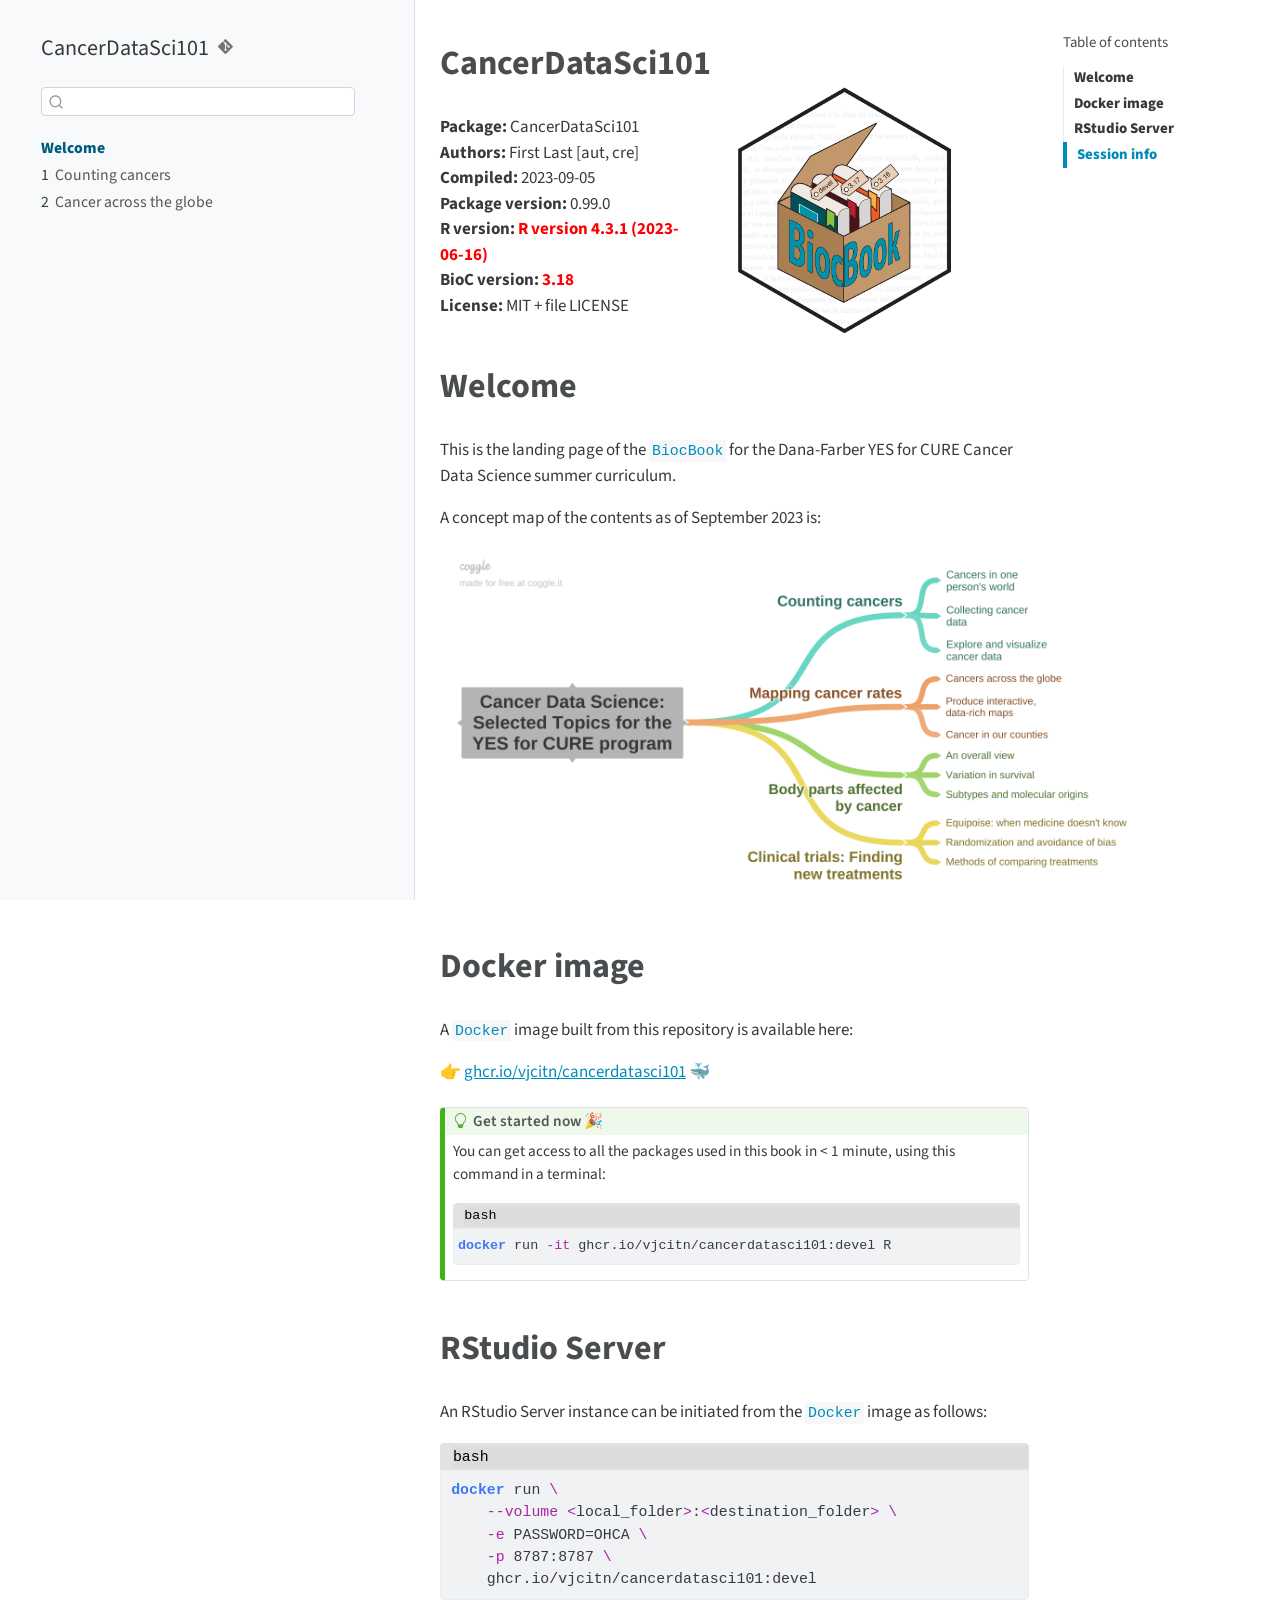
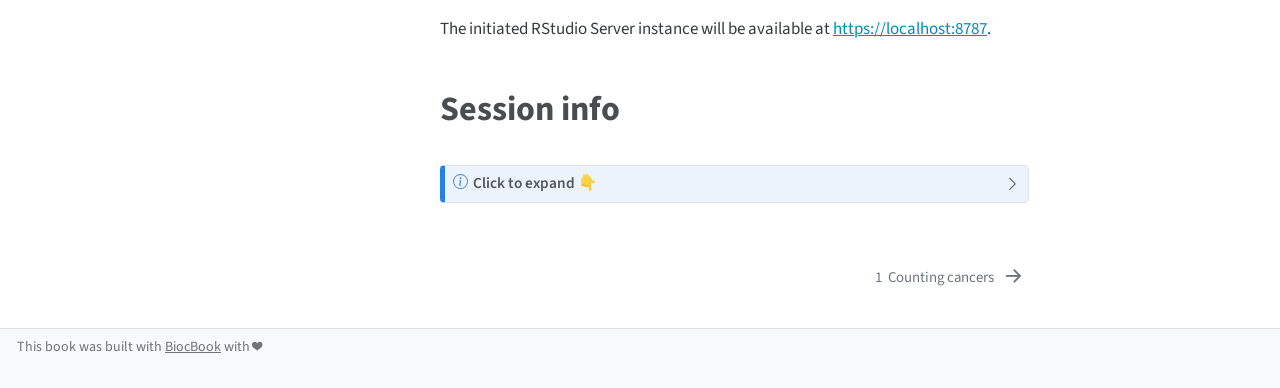
<file: docs/devel/index.html>
<!DOCTYPE html>
<html xmlns="http://www.w3.org/1999/xhtml" lang="en" xml:lang="en"><head>
<meta http-equiv="Content-Type" content="text/html; charset=UTF-8">
<meta charset="utf-8">
<meta name="generator" content="quarto-1.3.450">
<meta name="viewport" content="width=device-width, initial-scale=1.0, user-scalable=yes">
<title>CancerDataSci101</title>
<style>
code{white-space: pre-wrap;}
span.smallcaps{font-variant: small-caps;}
div.columns{display: flex; gap: min(4vw, 1.5em);}
div.column{flex: auto; overflow-x: auto;}
div.hanging-indent{margin-left: 1.5em; text-indent: -1.5em;}
ul.task-list{list-style: none;}
ul.task-list li input[type="checkbox"] {
  width: 0.8em;
  margin: 0 0.8em 0.2em -1em; /* quarto-specific, see https://github.com/quarto-dev/quarto-cli/issues/4556 */ 
  vertical-align: middle;
}
/* CSS for syntax highlighting */
pre > code.sourceCode { white-space: pre; position: relative; }
pre > code.sourceCode > span { display: inline-block; line-height: 1.25; }
pre > code.sourceCode > span:empty { height: 1.2em; }
.sourceCode { overflow: visible; }
code.sourceCode > span { color: inherit; text-decoration: inherit; }
div.sourceCode { margin: 1em 0; }
pre.sourceCode { margin: 0; }
@media screen {
div.sourceCode { overflow: auto; }
}
@media print {
pre > code.sourceCode { white-space: pre-wrap; }
pre > code.sourceCode > span { text-indent: -5em; padding-left: 5em; }
}
pre.numberSource code
  { counter-reset: source-line 0; }
pre.numberSource code > span
  { position: relative; left: -4em; counter-increment: source-line; }
pre.numberSource code > span > a:first-child::before
  { content: counter(source-line);
    position: relative; left: -1em; text-align: right; vertical-align: baseline;
    border: none; display: inline-block;
    -webkit-touch-callout: none; -webkit-user-select: none;
    -khtml-user-select: none; -moz-user-select: none;
    -ms-user-select: none; user-select: none;
    padding: 0 4px; width: 4em;
  }
pre.numberSource { margin-left: 3em;  padding-left: 4px; }
div.sourceCode
  {   }
@media screen {
pre > code.sourceCode > span > a:first-child::before { text-decoration: underline; }
}
</style>

<script src="site_libs/quarto-nav/quarto-nav.js"></script>
<script src="site_libs/quarto-nav/headroom.min.js"></script>
<script src="site_libs/clipboard/clipboard.min.js"></script>
<script src="site_libs/quarto-search/autocomplete.umd.js"></script>
<script src="site_libs/quarto-search/fuse.min.js"></script>
<script src="site_libs/quarto-search/quarto-search.js"></script>
<meta name="quarto:offset" content="./">
<link href="./pages/ch1.html" rel="next">
<link href="./assets/favicon.png" rel="icon" type="image/png">
<script src="site_libs/quarto-html/quarto.js"></script>
<script src="site_libs/quarto-html/popper.min.js"></script>
<script src="site_libs/quarto-html/tippy.umd.min.js"></script>
<script src="site_libs/quarto-html/anchor.min.js"></script>
<link href="site_libs/quarto-html/tippy.css" rel="stylesheet">
<link href="site_libs/quarto-html/quarto-syntax-highlighting.css" rel="stylesheet" id="quarto-text-highlighting-styles">
<script src="site_libs/bootstrap/bootstrap.min.js"></script>
<link href="site_libs/bootstrap/bootstrap-icons.css" rel="stylesheet">
<link href="site_libs/bootstrap/bootstrap.min.css" rel="stylesheet" id="quarto-bootstrap" data-mode="light"><script id="quarto-search-options" type="application/json">{
  "location": "sidebar",
  "copy-button": false,
  "collapse-after": 3,
  "panel-placement": "start",
  "type": "textbox",
  "limit": 20,
  "language": {
    "search-no-results-text": "No results",
    "search-matching-documents-text": "matching documents",
    "search-copy-link-title": "Copy link to search",
    "search-hide-matches-text": "Hide additional matches",
    "search-more-match-text": "more match in this document",
    "search-more-matches-text": "more matches in this document",
    "search-clear-button-title": "Clear",
    "search-detached-cancel-button-title": "Cancel",
    "search-submit-button-title": "Submit",
    "search-label": "Search"
  }
}</script>
</head>
<body class="nav-sidebar docked">

<div id="quarto-search-results"></div>
  <header id="quarto-header" class="headroom fixed-top"><nav class="quarto-secondary-nav"><div class="container-fluid d-flex">
      <button type="button" class="quarto-btn-toggle btn" data-bs-toggle="collapse" data-bs-target="#quarto-sidebar,#quarto-sidebar-glass" aria-controls="quarto-sidebar" aria-expanded="false" aria-label="Toggle sidebar navigation" onclick="if (window.quartoToggleHeadroom) { window.quartoToggleHeadroom(); }">
        <i class="bi bi-layout-text-sidebar-reverse"></i>
      </button>
      <nav class="quarto-page-breadcrumbs" aria-label="breadcrumb"><ol class="breadcrumb"><li class="breadcrumb-item"><a href="./index.html">Welcome</a></li></ol></nav>
      <a class="flex-grow-1" role="button" data-bs-toggle="collapse" data-bs-target="#quarto-sidebar,#quarto-sidebar-glass" aria-controls="quarto-sidebar" aria-expanded="false" aria-label="Toggle sidebar navigation" onclick="if (window.quartoToggleHeadroom) { window.quartoToggleHeadroom(); }">      
      </a>
      <button type="button" class="btn quarto-search-button" aria-label="" onclick="window.quartoOpenSearch();">
        <i class="bi bi-search"></i>
      </button>
    </div>
  </nav></header><!-- content --><div id="quarto-content" class="quarto-container page-columns page-rows-contents page-layout-article">
<!-- sidebar -->
  <nav id="quarto-sidebar" class="sidebar collapse collapse-horizontal sidebar-navigation docked overflow-auto"><div class="pt-lg-2 mt-2 text-left sidebar-header">
    <div class="sidebar-title mb-0 py-0">
      <a href="./">CancerDataSci101</a> 
        <div class="sidebar-tools-main">
    <div class="dropdown">
      <a href="" title="" id="quarto-navigation-tool-dropdown-0" class="quarto-navigation-tool dropdown-toggle px-1" data-bs-toggle="dropdown" aria-expanded="false" aria-label=""><i class="bi bi-git"></i></a>
      <ul class="dropdown-menu" aria-labelledby="quarto-navigation-tool-dropdown-0">
<li>
            <a class="dropdown-item sidebar-tools-main-item" href="https://github.com/vjcitn/CancerDataSci101/">
            Source Code
            </a>
          </li>
          <li>
            <a class="dropdown-item sidebar-tools-main-item" href="https://vjcitn.github.io/CancerDataSci101/devel/">
            Browse version `devel`
            </a>
          </li>
      </ul>
</div>
</div>
    </div>
      </div>
        <div class="mt-2 flex-shrink-0 align-items-center">
        <div class="sidebar-search">
        <div id="quarto-search" class="" title="Search"></div>
        </div>
        </div>
    <div class="sidebar-menu-container"> 
    <ul class="list-unstyled mt-1">
<li class="sidebar-item">
  <div class="sidebar-item-container"> 
  <a href="./index.html" class="sidebar-item-text sidebar-link active">
 <span class="menu-text">Welcome</span></a>
  </div>
</li>
        <li class="sidebar-item">
  <div class="sidebar-item-container"> 
  <a href="./pages/ch1.html" class="sidebar-item-text sidebar-link">
 <span class="menu-text"><span class="chapter-number">1</span>&nbsp; <span class="chapter-title">Counting cancers</span></span></a>
  </div>
</li>
        <li class="sidebar-item">
  <div class="sidebar-item-container"> 
  <a href="./pages/ch2.html" class="sidebar-item-text sidebar-link">
 <span class="menu-text"><span class="chapter-number">2</span>&nbsp; <span class="chapter-title">Cancer across the globe</span></span></a>
  </div>
</li>
    </ul>
</div>
</nav><div id="quarto-sidebar-glass" data-bs-toggle="collapse" data-bs-target="#quarto-sidebar,#quarto-sidebar-glass"></div>
<!-- margin-sidebar -->
    <div id="quarto-margin-sidebar" class="sidebar margin-sidebar">
        <nav id="TOC" role="doc-toc" class="toc-active"><h2 id="toc-title">Table of contents</h2>
   
  <ul>
<li><a href="#welcome" id="toc-welcome" class="nav-link active" data-scroll-target="#welcome">Welcome</a></li>
  <li><a href="#docker-image" id="toc-docker-image" class="nav-link" data-scroll-target="#docker-image">Docker image</a></li>
  <li><a href="#rstudio-server" id="toc-rstudio-server" class="nav-link" data-scroll-target="#rstudio-server">RStudio Server</a></li>
  <li><a href="#session-info" id="toc-session-info" class="nav-link" data-scroll-target="#session-info">Session info</a></li>
  </ul></nav>
    </div>
<!-- main -->
<main class="content" id="quarto-document-content"><header id="title-block-header" class="quarto-title-block default"><div class="quarto-title">
<h1 class="title">CancerDataSci101</h1>
</div>



<div class="quarto-title-meta">

    
  
    
  </div>
  

</header><p><img src="assets/cover.png" title="CancerDataSci101" class="quarto-cover-image img-fluid"></p>
<p><strong>Package:</strong> CancerDataSci101<br><strong>Authors:</strong> First Last [aut, cre]<br><strong>Compiled:</strong> 2023-09-05<br><strong>Package version:</strong> 0.99.0<br><strong>R version:</strong> <b style="color:red;">R version 4.3.1 (2023-06-16)</b><br><strong>BioC version:</strong> <b style="color:red;">3.18</b><br><strong>License:</strong> MIT + file LICENSE<br></p>
<section id="welcome" class="level1 unnumbered"><h1 class="unnumbered">Welcome</h1>
<p>This is the landing page of the <code>BiocBook</code> for the Dana-Farber YES for CURE Cancer Data Science summer curriculum.</p>
<p>A concept map of the contents as of September 2023 is:</p>
<p><img src="YESCDS_map.png" height="350px"></p>
</section><section id="docker-image" class="level1 unnumbered"><h1 class="unnumbered">Docker image</h1>
<p>A <code>Docker</code> image built from this repository is available here:</p>
<p>👉 <a href="https://ghcr.io/vjcitn/cancerdatasci101">ghcr.io/vjcitn/cancerdatasci101</a> 🐳</p>
<div class="callout callout-style-default callout-tip callout-titled">
<div class="callout-header d-flex align-content-center">
<div class="callout-icon-container">
<i class="callout-icon"></i>
</div>
<div class="callout-title-container flex-fill">
Get started now 🎉
</div>
</div>
<div class="callout-body-container callout-body">
<p>You can get access to all the packages used in this book in &lt; 1 minute, using this command in a terminal:</p>
<div class="cell" data-layout-align="center">
<div class="code-with-filename">
<div class="code-with-filename-file">
<pre><strong>bash</strong></pre>
</div>
<div class="sourceCode cell-code" id="cb1"><pre class="sourceCode sh code-with-copy"><code class="sourceCode bash"><span id="cb1-1"><a href="#cb1-1" aria-hidden="true" tabindex="-1"></a><span class="ex">docker</span> run <span class="at">-it</span> ghcr.io/vjcitn/cancerdatasci101:devel R</span></code><button title="Copy to Clipboard" class="code-copy-button"><i class="bi"></i></button></pre></div>
</div>
</div>
</div>
</div>
</section><section id="rstudio-server" class="level1 unnumbered"><h1 class="unnumbered">RStudio Server</h1>
<p>An RStudio Server instance can be initiated from the <code>Docker</code> image as follows:</p>
<div class="cell" data-layout-align="center">
<div class="code-with-filename">
<div class="code-with-filename-file">
<pre><strong>bash</strong></pre>
</div>
<div class="sourceCode cell-code" id="cb2"><pre class="sourceCode sh code-with-copy"><code class="sourceCode bash"><span id="cb2-1"><a href="#cb2-1" aria-hidden="true" tabindex="-1"></a><span class="ex">docker</span> run <span class="dt">\</span></span>
<span id="cb2-2"><a href="#cb2-2" aria-hidden="true" tabindex="-1"></a>    <span class="at">--volume</span> <span class="op">&lt;</span>local_folder<span class="op">&gt;</span>:<span class="op">&lt;</span>destination_folder<span class="op">&gt;</span> <span class="dt">\</span></span>
<span id="cb2-3"><a href="#cb2-3" aria-hidden="true" tabindex="-1"></a>    <span class="at">-e</span> PASSWORD=OHCA <span class="dt">\</span></span>
<span id="cb2-4"><a href="#cb2-4" aria-hidden="true" tabindex="-1"></a>    <span class="at">-p</span> 8787:8787 <span class="dt">\</span></span>
<span id="cb2-5"><a href="#cb2-5" aria-hidden="true" tabindex="-1"></a>    ghcr.io/vjcitn/cancerdatasci101:devel</span></code><button title="Copy to Clipboard" class="code-copy-button"><i class="bi"></i></button></pre></div>
</div>
</div>
<p>The initiated RStudio Server instance will be available at <a href="https://localhost:8787">https://localhost:8787</a>.</p>
<!-- 
# System dependencies and conda 

A pre-configured `micromamba` environment called `BiocBook` is available 
once the Docker image is loaded. It provides all the softwares listed in 
`requirements.yml`. 


::: {.cell layout-align="center" filename='bash'}

```{.sh .cell-code}
docker run -it ghcr.io/vjcitn/cancerdatasci101:devel bash
micromamba activate BiocBook
```
:::

-->
</section><section id="session-info" class="level1 unnumbered"><h1 class="unnumbered">Session info</h1>
<div class="callout callout-style-default callout-note callout-titled">
<div class="callout-header d-flex align-content-center" data-bs-toggle="collapse" data-bs-target=".callout-2-contents" aria-controls="callout-2" aria-expanded="false" aria-label="Toggle callout">
<div class="callout-icon-container">
<i class="callout-icon"></i>
</div>
<div class="callout-title-container flex-fill">
Click to expand 👇
</div>
<div class="callout-btn-toggle d-inline-block border-0 py-1 ps-1 pe-0 float-end"><i class="callout-toggle"></i></div>
</div>
<div id="callout-2" class="callout-2-contents callout-collapse collapse">
<div class="callout-body-container callout-body">
<div class="cell" data-layout-align="center">
<div class="sourceCode" id="cb3"><pre class="downlit sourceCode r code-with-copy"><code class="sourceCode R"><span><span class="fu">sessioninfo</span><span class="fu">::</span><span class="fu"><a href="https://r-lib.github.io/sessioninfo/reference/session_info.html">session_info</a></span><span class="op">(</span></span>
<span>    <span class="fu"><a href="https://rdrr.io/r/utils/installed.packages.html">installed.packages</a></span><span class="op">(</span><span class="op">)</span><span class="op">[</span>,<span class="st">"Package"</span><span class="op">]</span>, </span>
<span>    include_base <span class="op">=</span> <span class="cn">TRUE</span></span>
<span><span class="op">)</span></span>
<span><span class="co">##  ─ Session info ────────────────────────────────────────────────────────────</span></span>
<span><span class="co">##   setting  value</span></span>
<span><span class="co">##   version  R version 4.3.1 (2023-06-16)</span></span>
<span><span class="co">##   os       Ubuntu 22.04.3 LTS</span></span>
<span><span class="co">##   system   x86_64, linux-gnu</span></span>
<span><span class="co">##   ui       X11</span></span>
<span><span class="co">##   language (EN)</span></span>
<span><span class="co">##   collate  C</span></span>
<span><span class="co">##   ctype    en_US.UTF-8</span></span>
<span><span class="co">##   tz       Etc/UTC</span></span>
<span><span class="co">##   date     2023-09-05</span></span>
<span><span class="co">##   pandoc   3.1.1 @ /usr/local/bin/ (via rmarkdown)</span></span>
<span><span class="co">##  </span></span>
<span><span class="co">##  ─ Packages ────────────────────────────────────────────────────────────────</span></span>
<span><span class="co">##   package                * version   date (UTC) lib source</span></span>
<span><span class="co">##   abind                    1.4-5     2016-07-21 [2] CRAN (R 4.3.1)</span></span>
<span><span class="co">##   AnnotationDbi            1.63.2    2023-07-02 [2] Bioconductor</span></span>
<span><span class="co">##   AnnotationHub            3.9.2     2023-08-24 [2] Bioconductor</span></span>
<span><span class="co">##   askpass                  1.2.0     2023-09-03 [2] CRAN (R 4.3.1)</span></span>
<span><span class="co">##   available                1.1.0     2022-07-10 [2] CRAN (R 4.3.1)</span></span>
<span><span class="co">##   base                   * 4.3.1     2023-08-31 [3] local</span></span>
<span><span class="co">##   base64enc                0.1-3     2015-07-28 [2] CRAN (R 4.3.1)</span></span>
<span><span class="co">##   beeswarm                 0.4.0     2021-06-01 [2] CRAN (R 4.3.1)</span></span>
<span><span class="co">##   BH                       1.81.0-1  2023-01-22 [2] CRAN (R 4.3.1)</span></span>
<span><span class="co">##   Biobase                  2.61.0    2023-04-25 [2] Bioconductor</span></span>
<span><span class="co">##   BiocBaseUtils            1.3.2     2023-07-18 [2] Bioconductor</span></span>
<span><span class="co">##   BiocBook                 0.99.0    2023-09-05 [2] Github (js2264/BiocBook@15420ef)</span></span>
<span><span class="co">##   BiocCheck                1.37.12   2023-08-25 [2] Bioconductor</span></span>
<span><span class="co">##   BiocFileCache            2.9.1     2023-07-12 [2] Bioconductor</span></span>
<span><span class="co">##   BiocGenerics             0.47.0    2023-04-25 [2] Bioconductor</span></span>
<span><span class="co">##   BiocManager              1.30.22   2023-08-08 [2] CRAN (R 4.3.1)</span></span>
<span><span class="co">##   BiocStyle                2.29.1    2023-07-19 [2] Bioconductor</span></span>
<span><span class="co">##   BiocVersion              3.18.0    2023-04-25 [2] Bioconductor</span></span>
<span><span class="co">##   biocViews                1.69.2    2023-08-25 [2] Bioconductor</span></span>
<span><span class="co">##   Biostrings               2.69.2    2023-07-02 [2] Bioconductor</span></span>
<span><span class="co">##   bit                      4.0.5     2022-11-15 [2] CRAN (R 4.3.1)</span></span>
<span><span class="co">##   bit64                    4.0.5     2020-08-30 [2] CRAN (R 4.3.1)</span></span>
<span><span class="co">##   bitops                   1.0-7     2021-04-24 [2] CRAN (R 4.3.1)</span></span>
<span><span class="co">##   blob                     1.2.4     2023-03-17 [2] CRAN (R 4.3.1)</span></span>
<span><span class="co">##   bookdown                 0.35      2023-08-09 [2] CRAN (R 4.3.1)</span></span>
<span><span class="co">##   boot                     1.3-28.1  2022-11-22 [3] CRAN (R 4.3.1)</span></span>
<span><span class="co">##   brew                     1.0-8     2022-09-29 [2] CRAN (R 4.3.1)</span></span>
<span><span class="co">##   brio                     1.1.3     2021-11-30 [2] CRAN (R 4.3.1)</span></span>
<span><span class="co">##   bslib                    0.5.1     2023-08-11 [2] CRAN (R 4.3.1)</span></span>
<span><span class="co">##   cachem                   1.0.8     2023-05-01 [2] CRAN (R 4.3.1)</span></span>
<span><span class="co">##   callr                    3.7.3     2022-11-02 [2] CRAN (R 4.3.1)</span></span>
<span><span class="co">##   CancerDataSci101         0.99.0    2023-09-05 [1] Bioconductor</span></span>
<span><span class="co">##   class                    7.3-22    2023-05-03 [3] CRAN (R 4.3.1)</span></span>
<span><span class="co">##   classInt                 0.4-9     2023-02-28 [2] CRAN (R 4.3.1)</span></span>
<span><span class="co">##   cli                      3.6.1     2023-03-23 [2] CRAN (R 4.3.1)</span></span>
<span><span class="co">##   clipr                    0.8.0     2022-02-22 [2] CRAN (R 4.3.1)</span></span>
<span><span class="co">##   clisymbols               1.2.0     2017-05-21 [2] CRAN (R 4.3.1)</span></span>
<span><span class="co">##   cluster                  2.1.4     2022-08-22 [3] CRAN (R 4.3.1)</span></span>
<span><span class="co">##   codetools                0.2-19    2023-02-01 [3] CRAN (R 4.3.1)</span></span>
<span><span class="co">##   colorspace               2.1-0     2023-01-23 [2] CRAN (R 4.3.1)</span></span>
<span><span class="co">##   commonmark               1.9.0     2023-03-17 [2] CRAN (R 4.3.1)</span></span>
<span><span class="co">##   compiler                 4.3.1     2023-08-31 [3] local</span></span>
<span><span class="co">##   cpp11                    0.4.6     2023-08-10 [2] CRAN (R 4.3.1)</span></span>
<span><span class="co">##   crayon                   1.5.2     2022-09-29 [2] CRAN (R 4.3.1)</span></span>
<span><span class="co">##   credentials              1.3.2     2021-11-29 [2] CRAN (R 4.3.1)</span></span>
<span><span class="co">##   crosstalk                1.2.0     2021-11-04 [2] CRAN (R 4.3.1)</span></span>
<span><span class="co">##   curatedTCGAData          1.23.6    2023-07-04 [2] Bioconductor</span></span>
<span><span class="co">##   curl                     5.0.2     2023-08-14 [2] CRAN (R 4.3.1)</span></span>
<span><span class="co">##   data.table               1.14.8    2023-02-17 [2] CRAN (R 4.3.1)</span></span>
<span><span class="co">##   datasets               * 4.3.1     2023-08-31 [3] local</span></span>
<span><span class="co">##   DBI                      1.1.3     2022-06-18 [2] CRAN (R 4.3.1)</span></span>
<span><span class="co">##   dbplyr                   2.3.3     2023-07-07 [2] CRAN (R 4.3.1)</span></span>
<span><span class="co">##   DelayedArray             0.27.10   2023-07-28 [2] Bioconductor</span></span>
<span><span class="co">##   desc                     1.4.2     2022-09-08 [2] CRAN (R 4.3.1)</span></span>
<span><span class="co">##   devtools                 2.4.5     2022-10-11 [2] CRAN (R 4.3.1)</span></span>
<span><span class="co">##   diffobj                  0.3.5     2021-10-05 [2] CRAN (R 4.3.1)</span></span>
<span><span class="co">##   digest                   0.6.33    2023-07-07 [2] CRAN (R 4.3.1)</span></span>
<span><span class="co">##   docopt                   0.7.1     2020-06-24 [2] CRAN (R 4.3.1)</span></span>
<span><span class="co">##   downlit                  0.4.3     2023-06-29 [2] CRAN (R 4.3.1)</span></span>
<span><span class="co">##   dplyr                    1.1.3     2023-09-03 [2] CRAN (R 4.3.1)</span></span>
<span><span class="co">##   DT                       0.29      2023-08-29 [2] CRAN (R 4.3.1)</span></span>
<span><span class="co">##   e1071                    1.7-13    2023-02-01 [2] CRAN (R 4.3.1)</span></span>
<span><span class="co">##   ellipsis                 0.3.2     2021-04-29 [2] CRAN (R 4.3.1)</span></span>
<span><span class="co">##   evaluate                 0.21      2023-05-05 [2] CRAN (R 4.3.1)</span></span>
<span><span class="co">##   ExperimentHub            2.9.1     2023-07-12 [2] Bioconductor</span></span>
<span><span class="co">##   fansi                    1.0.4     2023-01-22 [2] CRAN (R 4.3.1)</span></span>
<span><span class="co">##   farver                   2.1.1     2022-07-06 [2] CRAN (R 4.3.1)</span></span>
<span><span class="co">##   fastmap                  1.1.1     2023-02-24 [2] CRAN (R 4.3.1)</span></span>
<span><span class="co">##   filelock                 1.0.2     2018-10-05 [2] CRAN (R 4.3.1)</span></span>
<span><span class="co">##   fontawesome              0.5.2     2023-08-19 [2] CRAN (R 4.3.1)</span></span>
<span><span class="co">##   forcats                  1.0.0     2023-01-29 [2] CRAN (R 4.3.1)</span></span>
<span><span class="co">##   foreign                  0.8-84    2022-12-06 [3] CRAN (R 4.3.1)</span></span>
<span><span class="co">##   fs                       1.6.3     2023-07-20 [2] CRAN (R 4.3.1)</span></span>
<span><span class="co">##   generics                 0.1.3     2022-07-05 [2] CRAN (R 4.3.1)</span></span>
<span><span class="co">##   GenomeInfoDb             1.37.3    2023-08-25 [2] Bioconductor</span></span>
<span><span class="co">##   GenomeInfoDbData         1.2.10    2023-09-02 [2] Bioconductor</span></span>
<span><span class="co">##   GenomicRanges            1.53.1    2023-05-04 [2] Bioconductor</span></span>
<span><span class="co">##   gert                     1.9.3     2023-08-07 [2] CRAN (R 4.3.1)</span></span>
<span><span class="co">##   ggbeeswarm               0.7.2     2023-04-29 [2] CRAN (R 4.3.1)</span></span>
<span><span class="co">##   ggplot2                  3.4.3     2023-08-14 [2] CRAN (R 4.3.1)</span></span>
<span><span class="co">##   gh                       1.4.0     2023-02-22 [2] CRAN (R 4.3.1)</span></span>
<span><span class="co">##   gitcreds                 0.1.2     2022-09-08 [2] CRAN (R 4.3.1)</span></span>
<span><span class="co">##   glue                     1.6.2     2022-02-24 [2] CRAN (R 4.3.1)</span></span>
<span><span class="co">##   graph                    1.79.0    2023-04-25 [2] Bioconductor</span></span>
<span><span class="co">##   graphics               * 4.3.1     2023-08-31 [3] local</span></span>
<span><span class="co">##   grDevices              * 4.3.1     2023-08-31 [3] local</span></span>
<span><span class="co">##   grid                     4.3.1     2023-08-31 [3] local</span></span>
<span><span class="co">##   gridExtra                2.3       2017-09-09 [2] CRAN (R 4.3.1)</span></span>
<span><span class="co">##   gtable                   0.3.4     2023-08-21 [2] CRAN (R 4.3.1)</span></span>
<span><span class="co">##   HDF5Array                1.29.3    2023-05-05 [2] Bioconductor</span></span>
<span><span class="co">##   highr                    0.10      2022-12-22 [2] CRAN (R 4.3.1)</span></span>
<span><span class="co">##   htmltools                0.5.6     2023-08-10 [2] CRAN (R 4.3.1)</span></span>
<span><span class="co">##   htmlwidgets              1.6.2     2023-03-17 [2] CRAN (R 4.3.1)</span></span>
<span><span class="co">##   httpuv                   1.6.11    2023-05-11 [2] CRAN (R 4.3.1)</span></span>
<span><span class="co">##   httr                     1.4.7     2023-08-15 [2] CRAN (R 4.3.1)</span></span>
<span><span class="co">##   httr2                    0.2.3     2023-05-08 [2] CRAN (R 4.3.1)</span></span>
<span><span class="co">##   ini                      0.3.1     2018-05-20 [2] CRAN (R 4.3.1)</span></span>
<span><span class="co">##   interactiveDisplayBase   1.39.0    2023-04-25 [2] Bioconductor</span></span>
<span><span class="co">##   IRanges                  2.35.2    2023-06-22 [2] Bioconductor</span></span>
<span><span class="co">##   isoband                  0.2.7     2022-12-20 [2] CRAN (R 4.3.1)</span></span>
<span><span class="co">##   janeaustenr              1.0.0     2022-08-26 [2] CRAN (R 4.3.1)</span></span>
<span><span class="co">##   jquerylib                0.1.4     2021-04-26 [2] CRAN (R 4.3.1)</span></span>
<span><span class="co">##   jsonlite                 1.8.7     2023-06-29 [2] CRAN (R 4.3.1)</span></span>
<span><span class="co">##   KEGGREST                 1.41.0    2023-04-25 [2] Bioconductor</span></span>
<span><span class="co">##   KernSmooth               2.23-22   2023-07-10 [2] CRAN (R 4.3.1)</span></span>
<span><span class="co">##   knitr                    1.43      2023-05-25 [2] CRAN (R 4.3.1)</span></span>
<span><span class="co">##   labeling                 0.4.3     2023-08-29 [2] CRAN (R 4.3.1)</span></span>
<span><span class="co">##   later                    1.3.1     2023-05-02 [2] CRAN (R 4.3.1)</span></span>
<span><span class="co">##   lattice                  0.21-8    2023-04-05 [3] CRAN (R 4.3.1)</span></span>
<span><span class="co">##   lazyeval                 0.2.2     2019-03-15 [2] CRAN (R 4.3.1)</span></span>
<span><span class="co">##   leaflet                  2.2.0     2023-08-31 [2] CRAN (R 4.3.1)</span></span>
<span><span class="co">##   leaflet.providers        1.13.0    2023-08-10 [2] CRAN (R 4.3.1)</span></span>
<span><span class="co">##   lifecycle                1.0.3     2022-10-07 [2] CRAN (R 4.3.1)</span></span>
<span><span class="co">##   littler                  0.3.18    2023-03-26 [2] CRAN (R 4.3.1)</span></span>
<span><span class="co">##   magrittr                 2.0.3     2022-03-30 [2] CRAN (R 4.3.1)</span></span>
<span><span class="co">##   MASS                     7.3-60    2023-05-04 [3] CRAN (R 4.3.1)</span></span>
<span><span class="co">##   Matrix                   1.6-1     2023-08-14 [2] CRAN (R 4.3.1)</span></span>
<span><span class="co">##   MatrixGenerics           1.13.1    2023-07-25 [2] Bioconductor</span></span>
<span><span class="co">##   matrixStats              1.0.0     2023-06-02 [2] CRAN (R 4.3.1)</span></span>
<span><span class="co">##   memoise                  2.0.1     2021-11-26 [2] CRAN (R 4.3.1)</span></span>
<span><span class="co">##   methods                * 4.3.1     2023-08-31 [3] local</span></span>
<span><span class="co">##   mgcv                     1.9-0     2023-07-11 [2] CRAN (R 4.3.1)</span></span>
<span><span class="co">##   mime                     0.12      2021-09-28 [2] CRAN (R 4.3.1)</span></span>
<span><span class="co">##   miniUI                   0.1.1.1   2018-05-18 [2] CRAN (R 4.3.1)</span></span>
<span><span class="co">##   MultiAssayExperiment     1.27.5    2023-08-25 [2] Bioconductor</span></span>
<span><span class="co">##   munsell                  0.5.0     2018-06-12 [2] CRAN (R 4.3.1)</span></span>
<span><span class="co">##   nlme                     3.1-163   2023-08-09 [2] CRAN (R 4.3.1)</span></span>
<span><span class="co">##   nnet                     7.3-19    2023-05-03 [3] CRAN (R 4.3.1)</span></span>
<span><span class="co">##   openssl                  2.1.0     2023-07-15 [2] CRAN (R 4.3.1)</span></span>
<span><span class="co">##   packrat                  0.9.1     2023-02-27 [2] CRAN (R 4.3.1)</span></span>
<span><span class="co">##   parallel                 4.3.1     2023-08-31 [3] local</span></span>
<span><span class="co">##   pillar                   1.9.0     2023-03-22 [2] CRAN (R 4.3.1)</span></span>
<span><span class="co">##   pkgbuild                 1.4.2     2023-06-26 [2] CRAN (R 4.3.1)</span></span>
<span><span class="co">##   pkgconfig                2.0.3     2019-09-22 [2] CRAN (R 4.3.1)</span></span>
<span><span class="co">##   pkgdown                  2.0.7     2022-12-14 [2] CRAN (R 4.3.1)</span></span>
<span><span class="co">##   pkgload                  1.3.2.1   2023-07-08 [2] CRAN (R 4.3.1)</span></span>
<span><span class="co">##   plogr                    0.2.0     2018-03-25 [2] CRAN (R 4.3.1)</span></span>
<span><span class="co">##   plotly                   4.10.2    2023-06-03 [2] CRAN (R 4.3.1)</span></span>
<span><span class="co">##   png                      0.1-8     2022-11-29 [2] CRAN (R 4.3.1)</span></span>
<span><span class="co">##   praise                   1.0.0     2015-08-11 [2] CRAN (R 4.3.1)</span></span>
<span><span class="co">##   prettyunits              1.1.1     2020-01-24 [2] CRAN (R 4.3.1)</span></span>
<span><span class="co">##   processx                 3.8.2     2023-06-30 [2] CRAN (R 4.3.1)</span></span>
<span><span class="co">##   profvis                  0.3.8     2023-05-02 [2] CRAN (R 4.3.1)</span></span>
<span><span class="co">##   promises                 1.2.1     2023-08-10 [2] CRAN (R 4.3.1)</span></span>
<span><span class="co">##   proxy                    0.4-27    2022-06-09 [2] CRAN (R 4.3.1)</span></span>
<span><span class="co">##   ps                       1.7.5     2023-04-18 [2] CRAN (R 4.3.1)</span></span>
<span><span class="co">##   purrr                    1.0.2     2023-08-10 [2] CRAN (R 4.3.1)</span></span>
<span><span class="co">##   quarto                   1.2       2022-07-06 [2] CRAN (R 4.3.1)</span></span>
<span><span class="co">##   R6                       2.5.1     2021-08-19 [2] CRAN (R 4.3.1)</span></span>
<span><span class="co">##   ragg                     1.2.5     2023-01-12 [2] CRAN (R 4.3.1)</span></span>
<span><span class="co">##   RaggedExperiment         1.25.3    2023-08-10 [2] Bioconductor</span></span>
<span><span class="co">##   rappdirs                 0.3.3     2021-01-31 [2] CRAN (R 4.3.1)</span></span>
<span><span class="co">##   raster                   3.6-23    2023-07-04 [2] CRAN (R 4.3.1)</span></span>
<span><span class="co">##   RBGL                     1.77.1    2023-05-15 [2] Bioconductor</span></span>
<span><span class="co">##   rcmdcheck                1.4.0     2021-09-27 [2] CRAN (R 4.3.1)</span></span>
<span><span class="co">##   RColorBrewer             1.1-3     2022-04-03 [2] CRAN (R 4.3.1)</span></span>
<span><span class="co">##   Rcpp                     1.0.11    2023-07-06 [2] CRAN (R 4.3.1)</span></span>
<span><span class="co">##   RCurl                    1.98-1.12 2023-03-27 [2] CRAN (R 4.3.1)</span></span>
<span><span class="co">##   rematch2                 2.1.2     2020-05-01 [2] CRAN (R 4.3.1)</span></span>
<span><span class="co">##   remotes                  2.4.2.1   2023-07-18 [2] CRAN (R 4.3.1)</span></span>
<span><span class="co">##   renv                     1.0.2     2023-08-15 [2] CRAN (R 4.3.1)</span></span>
<span><span class="co">##   rhdf5                    2.45.1    2023-07-10 [2] Bioconductor</span></span>
<span><span class="co">##   rhdf5filters             1.13.5    2023-07-19 [2] Bioconductor</span></span>
<span><span class="co">##   Rhdf5lib                 1.23.0    2023-04-25 [2] Bioconductor</span></span>
<span><span class="co">##   rlang                    1.1.1     2023-04-28 [2] CRAN (R 4.3.1)</span></span>
<span><span class="co">##   rmarkdown                2.24      2023-08-14 [2] CRAN (R 4.3.1)</span></span>
<span><span class="co">##   roxygen2                 7.2.3     2022-12-08 [2] CRAN (R 4.3.1)</span></span>
<span><span class="co">##   rpart                    4.1.19    2022-10-21 [3] CRAN (R 4.3.1)</span></span>
<span><span class="co">##   rprojroot                2.0.3     2022-04-02 [2] CRAN (R 4.3.1)</span></span>
<span><span class="co">##   rsconnect                1.0.2     2023-08-17 [2] CRAN (R 4.3.1)</span></span>
<span><span class="co">##   RSQLite                  2.3.1     2023-04-03 [2] CRAN (R 4.3.1)</span></span>
<span><span class="co">##   rstudioapi               0.15.0    2023-07-07 [2] CRAN (R 4.3.1)</span></span>
<span><span class="co">##   RUnit                    0.4.32    2018-05-18 [2] CRAN (R 4.3.1)</span></span>
<span><span class="co">##   rversions                2.1.2     2022-08-31 [2] CRAN (R 4.3.1)</span></span>
<span><span class="co">##   s2                       1.1.4     2023-05-17 [2] CRAN (R 4.3.1)</span></span>
<span><span class="co">##   S4Arrays                 1.1.6     2023-08-30 [2] Bioconductor</span></span>
<span><span class="co">##   S4Vectors                0.39.1    2023-05-03 [2] Bioconductor</span></span>
<span><span class="co">##   sass                     0.4.7     2023-07-15 [2] CRAN (R 4.3.1)</span></span>
<span><span class="co">##   scales                   1.2.1     2022-08-20 [2] CRAN (R 4.3.1)</span></span>
<span><span class="co">##   sessioninfo              1.2.2     2021-12-06 [2] CRAN (R 4.3.1)</span></span>
<span><span class="co">##   sf                       1.0-14    2023-07-11 [2] CRAN (R 4.3.1)</span></span>
<span><span class="co">##   shiny                    1.7.5     2023-08-12 [2] CRAN (R 4.3.1)</span></span>
<span><span class="co">##   SnowballC                0.7.1     2023-04-25 [2] CRAN (R 4.3.1)</span></span>
<span><span class="co">##   sourcetools              0.1.7-1   2023-02-01 [2] CRAN (R 4.3.1)</span></span>
<span><span class="co">##   sp                       2.0-0     2023-06-22 [2] CRAN (R 4.3.1)</span></span>
<span><span class="co">##   SparseArray              1.1.12    2023-08-31 [2] Bioconductor</span></span>
<span><span class="co">##   spatial                  7.3-17    2023-07-20 [2] CRAN (R 4.3.1)</span></span>
<span><span class="co">##   splines                  4.3.1     2023-08-31 [3] local</span></span>
<span><span class="co">##   stats                  * 4.3.1     2023-08-31 [3] local</span></span>
<span><span class="co">##   stats4                   4.3.1     2023-08-31 [3] local</span></span>
<span><span class="co">##   stringdist               0.9.10    2022-11-07 [2] CRAN (R 4.3.1)</span></span>
<span><span class="co">##   stringi                  1.7.12    2023-01-11 [2] CRAN (R 4.3.1)</span></span>
<span><span class="co">##   stringr                  1.5.0     2022-12-02 [2] CRAN (R 4.3.1)</span></span>
<span><span class="co">##   SummarizedExperiment     1.31.1    2023-05-01 [2] Bioconductor</span></span>
<span><span class="co">##   survival                 3.5-7     2023-08-14 [2] CRAN (R 4.3.1)</span></span>
<span><span class="co">##   sys                      3.4.2     2023-05-23 [2] CRAN (R 4.3.1)</span></span>
<span><span class="co">##   systemfonts              1.0.4     2022-02-11 [2] CRAN (R 4.3.1)</span></span>
<span><span class="co">##   tcltk                    4.3.1     2023-08-31 [3] local</span></span>
<span><span class="co">##   terra                    1.7-39    2023-06-23 [2] CRAN (R 4.3.1)</span></span>
<span><span class="co">##   testthat                 3.1.10    2023-07-06 [2] CRAN (R 4.3.1)</span></span>
<span><span class="co">##   textshaping              0.3.6     2021-10-13 [2] CRAN (R 4.3.1)</span></span>
<span><span class="co">##   tibble                   3.2.1     2023-03-20 [2] CRAN (R 4.3.1)</span></span>
<span><span class="co">##   tidyr                    1.3.0     2023-01-24 [2] CRAN (R 4.3.1)</span></span>
<span><span class="co">##   tidyselect               1.2.0     2022-10-10 [2] CRAN (R 4.3.1)</span></span>
<span><span class="co">##   tidytext                 0.4.1     2023-01-07 [2] CRAN (R 4.3.1)</span></span>
<span><span class="co">##   tinytex                  0.46      2023-08-09 [2] CRAN (R 4.3.1)</span></span>
<span><span class="co">##   tokenizers               0.3.0     2022-12-22 [2] CRAN (R 4.3.1)</span></span>
<span><span class="co">##   tools                    4.3.1     2023-08-31 [3] local</span></span>
<span><span class="co">##   units                    0.8-3     2023-08-10 [2] CRAN (R 4.3.1)</span></span>
<span><span class="co">##   urlchecker               1.0.1     2021-11-30 [2] CRAN (R 4.3.1)</span></span>
<span><span class="co">##   usethis                  2.2.2     2023-07-06 [2] CRAN (R 4.3.1)</span></span>
<span><span class="co">##   utf8                     1.2.3     2023-01-31 [2] CRAN (R 4.3.1)</span></span>
<span><span class="co">##   utils                  * 4.3.1     2023-08-31 [3] local</span></span>
<span><span class="co">##   vctrs                    0.6.3     2023-06-14 [2] CRAN (R 4.3.1)</span></span>
<span><span class="co">##   vipor                    0.4.5     2017-03-22 [2] CRAN (R 4.3.1)</span></span>
<span><span class="co">##   viridis                  0.6.4     2023-07-22 [2] CRAN (R 4.3.1)</span></span>
<span><span class="co">##   viridisLite              0.4.2     2023-05-02 [2] CRAN (R 4.3.1)</span></span>
<span><span class="co">##   waldo                    0.5.1     2023-05-08 [2] CRAN (R 4.3.1)</span></span>
<span><span class="co">##   whisker                  0.4.1     2022-12-05 [2] CRAN (R 4.3.1)</span></span>
<span><span class="co">##   withr                    2.5.0     2022-03-03 [2] CRAN (R 4.3.1)</span></span>
<span><span class="co">##   wk                       0.8.0     2023-08-25 [2] CRAN (R 4.3.1)</span></span>
<span><span class="co">##   xfun                     0.40      2023-08-09 [2] CRAN (R 4.3.1)</span></span>
<span><span class="co">##   XML                      3.99-0.14 2023-03-19 [2] CRAN (R 4.3.1)</span></span>
<span><span class="co">##   xml2                     1.3.5     2023-07-06 [2] CRAN (R 4.3.1)</span></span>
<span><span class="co">##   xopen                    1.0.0     2018-09-17 [2] CRAN (R 4.3.1)</span></span>
<span><span class="co">##   xtable                   1.8-4     2019-04-21 [2] CRAN (R 4.3.1)</span></span>
<span><span class="co">##   XVector                  0.41.1    2023-05-03 [2] Bioconductor</span></span>
<span><span class="co">##   yaml                     2.3.7     2023-01-23 [2] CRAN (R 4.3.1)</span></span>
<span><span class="co">##   YESCDS                   0.99.3    2023-09-05 [2] Github (vjcitn/YESCDS@26ad809)</span></span>
<span><span class="co">##   yesno                    0.1.2     2020-07-10 [2] CRAN (R 4.3.1)</span></span>
<span><span class="co">##   zip                      2.3.0     2023-04-17 [2] CRAN (R 4.3.1)</span></span>
<span><span class="co">##   zlibbioc                 1.47.0    2023-04-25 [2] Bioconductor</span></span>
<span><span class="co">##  </span></span>
<span><span class="co">##   [1] /tmp/Rtmpkcu08J/Rinsta1ae87974</span></span>
<span><span class="co">##   [2] /usr/local/lib/R/site-library</span></span>
<span><span class="co">##   [3] /usr/local/lib/R/library</span></span>
<span><span class="co">##  </span></span>
<span><span class="co">##  ───────────────────────────────────────────────────────────────────────────</span></span></code><button title="Copy to Clipboard" class="code-copy-button"><i class="bi"></i></button></pre></div>
</div>
</div>
</div>
</div>


</section><a onclick="window.scrollTo(0, 0); return false;" role="button" id="quarto-back-to-top"><i class="bi bi-arrow-up"></i> Back to top</a></main><!-- /main --><script id="quarto-html-after-body" type="application/javascript">
window.document.addEventListener("DOMContentLoaded", function (event) {
  const toggleBodyColorMode = (bsSheetEl) => {
    const mode = bsSheetEl.getAttribute("data-mode");
    const bodyEl = window.document.querySelector("body");
    if (mode === "dark") {
      bodyEl.classList.add("quarto-dark");
      bodyEl.classList.remove("quarto-light");
    } else {
      bodyEl.classList.add("quarto-light");
      bodyEl.classList.remove("quarto-dark");
    }
  }
  const toggleBodyColorPrimary = () => {
    const bsSheetEl = window.document.querySelector("link#quarto-bootstrap");
    if (bsSheetEl) {
      toggleBodyColorMode(bsSheetEl);
    }
  }
  toggleBodyColorPrimary();  
  const icon = "";
  const anchorJS = new window.AnchorJS();
  anchorJS.options = {
    placement: 'right',
    icon: icon
  };
  anchorJS.add('.anchored');
  const isCodeAnnotation = (el) => {
    for (const clz of el.classList) {
      if (clz.startsWith('code-annotation-')) {                     
        return true;
      }
    }
    return false;
  }
  const clipboard = new window.ClipboardJS('.code-copy-button', {
    text: function(trigger) {
      const codeEl = trigger.previousElementSibling.cloneNode(true);
      for (const childEl of codeEl.children) {
        if (isCodeAnnotation(childEl)) {
          childEl.remove();
        }
      }
      return codeEl.innerText;
    }
  });
  clipboard.on('success', function(e) {
    // button target
    const button = e.trigger;
    // don't keep focus
    button.blur();
    // flash "checked"
    button.classList.add('code-copy-button-checked');
    var currentTitle = button.getAttribute("title");
    button.setAttribute("title", "Copied!");
    let tooltip;
    if (window.bootstrap) {
      button.setAttribute("data-bs-toggle", "tooltip");
      button.setAttribute("data-bs-placement", "left");
      button.setAttribute("data-bs-title", "Copied!");
      tooltip = new bootstrap.Tooltip(button, 
        { trigger: "manual", 
          customClass: "code-copy-button-tooltip",
          offset: [0, -8]});
      tooltip.show();    
    }
    setTimeout(function() {
      if (tooltip) {
        tooltip.hide();
        button.removeAttribute("data-bs-title");
        button.removeAttribute("data-bs-toggle");
        button.removeAttribute("data-bs-placement");
      }
      button.setAttribute("title", currentTitle);
      button.classList.remove('code-copy-button-checked');
    }, 1000);
    // clear code selection
    e.clearSelection();
  });
  function tippyHover(el, contentFn) {
    const config = {
      allowHTML: true,
      content: contentFn,
      maxWidth: 500,
      delay: 100,
      arrow: false,
      appendTo: function(el) {
          return el.parentElement;
      },
      interactive: true,
      interactiveBorder: 10,
      theme: 'quarto',
      placement: 'bottom-start'
    };
    window.tippy(el, config); 
  }
  const noterefs = window.document.querySelectorAll('a[role="doc-noteref"]');
  for (var i=0; i<noterefs.length; i++) {
    const ref = noterefs[i];
    tippyHover(ref, function() {
      // use id or data attribute instead here
      let href = ref.getAttribute('data-footnote-href') || ref.getAttribute('href');
      try { href = new URL(href).hash; } catch {}
      const id = href.replace(/^#\/?/, "");
      const note = window.document.getElementById(id);
      return note.innerHTML;
    });
  }
      let selectedAnnoteEl;
      const selectorForAnnotation = ( cell, annotation) => {
        let cellAttr = 'data-code-cell="' + cell + '"';
        let lineAttr = 'data-code-annotation="' +  annotation + '"';
        const selector = 'span[' + cellAttr + '][' + lineAttr + ']';
        return selector;
      }
      const selectCodeLines = (annoteEl) => {
        const doc = window.document;
        const targetCell = annoteEl.getAttribute("data-target-cell");
        const targetAnnotation = annoteEl.getAttribute("data-target-annotation");
        const annoteSpan = window.document.querySelector(selectorForAnnotation(targetCell, targetAnnotation));
        const lines = annoteSpan.getAttribute("data-code-lines").split(",");
        const lineIds = lines.map((line) => {
          return targetCell + "-" + line;
        })
        let top = null;
        let height = null;
        let parent = null;
        if (lineIds.length > 0) {
            //compute the position of the single el (top and bottom and make a div)
            const el = window.document.getElementById(lineIds[0]);
            top = el.offsetTop;
            height = el.offsetHeight;
            parent = el.parentElement.parentElement;
          if (lineIds.length > 1) {
            const lastEl = window.document.getElementById(lineIds[lineIds.length - 1]);
            const bottom = lastEl.offsetTop + lastEl.offsetHeight;
            height = bottom - top;
          }
          if (top !== null && height !== null && parent !== null) {
            // cook up a div (if necessary) and position it 
            let div = window.document.getElementById("code-annotation-line-highlight");
            if (div === null) {
              div = window.document.createElement("div");
              div.setAttribute("id", "code-annotation-line-highlight");
              div.style.position = 'absolute';
              parent.appendChild(div);
            }
            div.style.top = top - 2 + "px";
            div.style.height = height + 4 + "px";
            let gutterDiv = window.document.getElementById("code-annotation-line-highlight-gutter");
            if (gutterDiv === null) {
              gutterDiv = window.document.createElement("div");
              gutterDiv.setAttribute("id", "code-annotation-line-highlight-gutter");
              gutterDiv.style.position = 'absolute';
              const codeCell = window.document.getElementById(targetCell);
              const gutter = codeCell.querySelector('.code-annotation-gutter');
              gutter.appendChild(gutterDiv);
            }
            gutterDiv.style.top = top - 2 + "px";
            gutterDiv.style.height = height + 4 + "px";
          }
          selectedAnnoteEl = annoteEl;
        }
      };
      const unselectCodeLines = () => {
        const elementsIds = ["code-annotation-line-highlight", "code-annotation-line-highlight-gutter"];
        elementsIds.forEach((elId) => {
          const div = window.document.getElementById(elId);
          if (div) {
            div.remove();
          }
        });
        selectedAnnoteEl = undefined;
      };
      // Attach click handler to the DT
      const annoteDls = window.document.querySelectorAll('dt[data-target-cell]');
      for (const annoteDlNode of annoteDls) {
        annoteDlNode.addEventListener('click', (event) => {
          const clickedEl = event.target;
          if (clickedEl !== selectedAnnoteEl) {
            unselectCodeLines();
            const activeEl = window.document.querySelector('dt[data-target-cell].code-annotation-active');
            if (activeEl) {
              activeEl.classList.remove('code-annotation-active');
            }
            selectCodeLines(clickedEl);
            clickedEl.classList.add('code-annotation-active');
          } else {
            // Unselect the line
            unselectCodeLines();
            clickedEl.classList.remove('code-annotation-active');
          }
        });
      }
  const findCites = (el) => {
    const parentEl = el.parentElement;
    if (parentEl) {
      const cites = parentEl.dataset.cites;
      if (cites) {
        return {
          el,
          cites: cites.split(' ')
        };
      } else {
        return findCites(el.parentElement)
      }
    } else {
      return undefined;
    }
  };
  var bibliorefs = window.document.querySelectorAll('a[role="doc-biblioref"]');
  for (var i=0; i<bibliorefs.length; i++) {
    const ref = bibliorefs[i];
    const citeInfo = findCites(ref);
    if (citeInfo) {
      tippyHover(citeInfo.el, function() {
        var popup = window.document.createElement('div');
        citeInfo.cites.forEach(function(cite) {
          var citeDiv = window.document.createElement('div');
          citeDiv.classList.add('hanging-indent');
          citeDiv.classList.add('csl-entry');
          var biblioDiv = window.document.getElementById('ref-' + cite);
          if (biblioDiv) {
            citeDiv.innerHTML = biblioDiv.innerHTML;
          }
          popup.appendChild(citeDiv);
        });
        return popup.innerHTML;
      });
    }
  }
});
</script><nav class="page-navigation"><div class="nav-page nav-page-previous">
  </div>
  <div class="nav-page nav-page-next">
      <a href="./pages/ch1.html" class="pagination-link">
        <span class="nav-page-text"><span class="chapter-number">1</span>&nbsp; <span class="chapter-title">Counting cancers</span></span> <i class="bi bi-arrow-right-short"></i>
      </a>
  </div>
</nav>
</div> <!-- /content -->
<footer class="footer"><div class="nav-footer">
    <div class="nav-footer-left">This book was built with <a href="https://github.com/js2264/BiocBook/">BiocBook</a> with <span class="emoji" data-emoji="heart">❤️</span></div>   
    <div class="nav-footer-center">
      &nbsp;
    </div>
    <div class="nav-footer-right">
      &nbsp;
    </div>
  </div>
</footer>


</body></html>
</file>
<file: docs/devel/site_libs/quarto-html/tippy.css>
.tippy-box[data-animation=fade][data-state=hidden]{opacity:0}[data-tippy-root]{max-width:calc(100vw - 10px)}.tippy-box{position:relative;background-color:#333;color:#fff;border-radius:4px;font-size:14px;line-height:1.4;white-space:normal;outline:0;transition-property:transform,visibility,opacity}.tippy-box[data-placement^=top]>.tippy-arrow{bottom:0}.tippy-box[data-placement^=top]>.tippy-arrow:before{bottom:-7px;left:0;border-width:8px 8px 0;border-top-color:initial;transform-origin:center top}.tippy-box[data-placement^=bottom]>.tippy-arrow{top:0}.tippy-box[data-placement^=bottom]>.tippy-arrow:before{top:-7px;left:0;border-width:0 8px 8px;border-bottom-color:initial;transform-origin:center bottom}.tippy-box[data-placement^=left]>.tippy-arrow{right:0}.tippy-box[data-placement^=left]>.tippy-arrow:before{border-width:8px 0 8px 8px;border-left-color:initial;right:-7px;transform-origin:center left}.tippy-box[data-placement^=right]>.tippy-arrow{left:0}.tippy-box[data-placement^=right]>.tippy-arrow:before{left:-7px;border-width:8px 8px 8px 0;border-right-color:initial;transform-origin:center right}.tippy-box[data-inertia][data-state=visible]{transition-timing-function:cubic-bezier(.54,1.5,.38,1.11)}.tippy-arrow{width:16px;height:16px;color:#333}.tippy-arrow:before{content:"";position:absolute;border-color:transparent;border-style:solid}.tippy-content{position:relative;padding:5px 9px;z-index:1}
</file>
<file: docs/devel/site_libs/quarto-html/quarto-syntax-highlighting.css>
/* quarto syntax highlight colors */
:root {
  --quarto-hl-al-color: #95da4c;
  --quarto-hl-an-color: #50a14f;
  --quarto-hl-at-color: #a626a4;
  --quarto-hl-bn-color: #986801;
  --quarto-hl-bu-color: #a626a4;
  --quarto-hl-ch-color: #50a14f;
  --quarto-hl-co-color: #a0a1a7;
  --quarto-hl-cv-color: #e45649;
  --quarto-hl-cn-color: #986801;
  --quarto-hl-cf-color: #a626a4;
  --quarto-hl-dt-color: #a626a4;
  --quarto-hl-dv-color: #986801;
  --quarto-hl-do-color: #e45649;
  --quarto-hl-er-color: #f44747;
  --quarto-hl-ex-color: #4078f2;
  --quarto-hl-fl-color: #986801;
  --quarto-hl-fu-color: #4078f2;
  --quarto-hl-im-color: #50a14f;
  --quarto-hl-in-color: #c45b00;
  --quarto-hl-kw-color: #a626a4;
  --quarto-hl-op-color: #a626a4;
  --quarto-hl-pp-color: #a626a4;
  --quarto-hl-re-color: #2980b9;
  --quarto-hl-sc-color: #0184bc;
  --quarto-hl-ss-color: #da4453;
  --quarto-hl-st-color: #50a14f;
  --quarto-hl-va-color: #e45649;
  --quarto-hl-vs-color: #da4453;
  --quarto-hl-wa-color: #da4453;
}

/* other quarto variables */
:root {
  --quarto-font-monospace: SFMono-Regular, Menlo, Monaco, Consolas, "Liberation Mono", "Courier New", monospace;
}

code span.al {
  background-color: #4d1f24;
  font-weight: bold;
  color: #95da4c;
}

code span.an {
  color: #50a14f;
}

code span.at {
  color: #a626a4;
}

code span.bn {
  color: #986801;
}

code span.bu {
  color: #a626a4;
}

code span.ch {
  color: #50a14f;
}

code span.co {
  font-style: italic;
  color: #a0a1a7;
}

code span.cv {
  font-style: italic;
  color: #e45649;
}

code span.cn {
  color: #986801;
}

code span.cf {
  color: #a626a4;
}

code span.dt {
  color: #a626a4;
}

code span.dv {
  color: #986801;
}

code span.do {
  color: #e45649;
}

code span.er {
  color: #f44747;
  text-decoration: underline;
}

code span.ex {
  font-weight: bold;
  color: #4078f2;
}

code span.fl {
  color: #986801;
}

code span.fu {
  color: #4078f2;
}

code span.im {
  color: #50a14f;
}

code span.in {
  color: #c45b00;
}

code span.kw {
  color: #a626a4;
}

pre > code.sourceCode > span {
  color: #383a42;
}

code span {
  color: #383a42;
}

code.sourceCode > span {
  color: #383a42;
}

div.sourceCode,
div.sourceCode pre.sourceCode {
  color: #383a42;
}

code span.op {
  color: #a626a4;
}

code span.pp {
  color: #a626a4;
}

code span.re {
  background-color: #153042;
  color: #2980b9;
}

code span.sc {
  color: #0184bc;
}

code span.ss {
  color: #da4453;
}

code span.st {
  color: #50a14f;
}

code span.va {
  color: #e45649;
}

code span.vs {
  color: #da4453;
}

code span.wa {
  color: #da4453;
}

.prevent-inlining {
  content: "</";
}

/*# sourceMappingURL=debc5d5d77c3f9108843748ff7464032.css.map */
</file>
